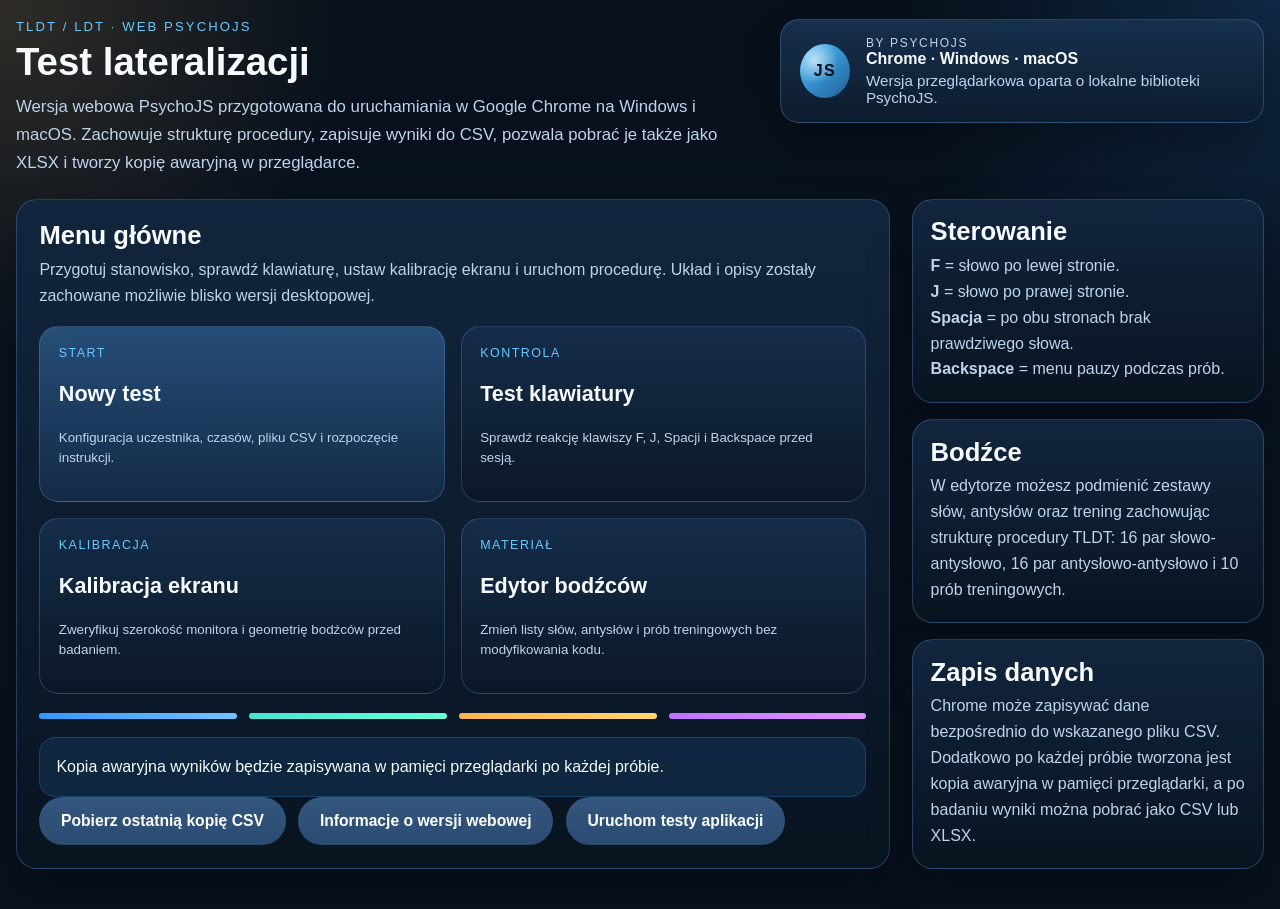
<file: docs/index.html>
﻿<!DOCTYPE html>
<html lang="pl">
<head>
  <meta charset="UTF-8">
  <meta name="viewport" content="width=device-width, initial-scale=1.0">
  <title>Test lateralizacji - WEB PsychoJS</title>
  <link rel="stylesheet" href="./styles.css">
</head>
<body>
  <div id="app-shell" class="app-shell">
    <header class="hero">
      <div class="hero-copy-block">
        <p class="eyebrow">TLDT / LDT · WEB PsychoJS</p>
        <h1>Test lateralizacji</h1>
        <p class="hero-copy">
          Wersja webowa PsychoJS przygotowana do uruchamiania w Google Chrome na Windows i macOS.
          Zachowuje strukturę procedury, zapisuje wyniki do CSV, pozwala pobrać je także jako XLSX
          i tworzy kopię awaryjną w przeglądarce.
        </p>
      </div>
      <div class="hero-badge">
        <div class="badge-mark" aria-hidden="true">JS</div>
        <div>
          <div class="badge-kicker">by PsychoJS</div>
          <strong>Chrome · Windows · macOS</strong>
          <div class="badge-copy">Wersja przeglądarkowa oparta o lokalne biblioteki PsychoJS.</div>
        </div>
      </div>
    </header>

    <main>
      <section id="screen-home" class="screen active">
        <div class="layout-grid">
          <section class="panel panel-main">
            <div class="panel-header">
              <h2>Menu główne</h2>
              <p>
                Przygotuj stanowisko, sprawdź klawiaturę, ustaw kalibrację ekranu i uruchom procedurę.
                Układ i opisy zostały zachowane możliwie blisko wersji desktopowej.
              </p>
            </div>

            <div class="menu-grid">
              <button id="nav-config" class="menu-card menu-card-primary" type="button">
                <span class="menu-card-kicker">Start</span>
                <strong>Nowy test</strong>
                <span>Konfiguracja uczestnika, czasów, pliku CSV i rozpoczęcie instrukcji.</span>
              </button>

              <button id="nav-keyboard" class="menu-card" type="button">
                <span class="menu-card-kicker">Kontrola</span>
                <strong>Test klawiatury</strong>
                <span>Sprawdź reakcję klawiszy F, J, Spacji i Backspace przed sesją.</span>
              </button>

              <button id="nav-calibration" class="menu-card" type="button">
                <span class="menu-card-kicker">Kalibracja</span>
                <strong>Kalibracja ekranu</strong>
                <span>Zweryfikuj szerokość monitora i geometrię bodźców przed badaniem.</span>
              </button>

              <button id="nav-editor" class="menu-card" type="button">
                <span class="menu-card-kicker">Materiał</span>
                <strong>Edytor bodźców</strong>
                <span>Zmień listy słów, antysłów i prób treningowych bez modyfikowania kodu.</span>
              </button>
            </div>

            <div class="home-shortcuts">
              <div class="strip strip-blue"></div>
              <div class="strip strip-cyan"></div>
              <div class="strip strip-gold"></div>
              <div class="strip strip-violet"></div>
            </div>

            <div class="notice notice-info" id="home-backup-status">
              Kopia awaryjna wyników będzie zapisywana w pamięci przeglądarki po każdej próbie.
            </div>

            <div class="button-row">
              <button id="home-download-backup" class="btn btn-secondary" type="button">Pobierz ostatnią kopię CSV</button>
              <button id="nav-info" class="btn btn-secondary" type="button">Informacje o wersji webowej</button>
              <button id="nav-self-test" class="btn btn-secondary" type="button">Uruchom testy aplikacji</button>
            </div>
          </section>

          <aside class="sidebar">
            <section class="panel info-card">
              <h3>Sterowanie</h3>
              <p><strong>F</strong> = słowo po lewej stronie.</p>
              <p><strong>J</strong> = słowo po prawej stronie.</p>
              <p><strong>Spacja</strong> = po obu stronach brak prawdziwego słowa.</p>
              <p><strong>Backspace</strong> = menu pauzy podczas prób.</p>
            </section>

            <section class="panel info-card">
              <h3>Bodźce</h3>
              <p>
                W edytorze możesz podmienić zestawy słów, antysłów oraz trening zachowując strukturę
                procedury TLDT: 16 par słowo-antysłowo, 16 par antysłowo-antysłowo i 10 prób treningowych.
              </p>
            </section>

            <section class="panel info-card">
              <h3>Zapis danych</h3>
              <p>
                Chrome może zapisywać dane bezpośrednio do wskazanego pliku CSV. Dodatkowo po każdej próbie
                tworzona jest kopia awaryjna w pamięci przeglądarki, a po badaniu wyniki można pobrać jako CSV lub XLSX.
              </p>
            </section>
          </aside>
        </div>
      </section>

      <section id="screen-config" class="screen">
        <div class="layout-grid">
          <section class="panel panel-main">
            <div class="panel-header">
              <h2>Konfiguracja badania</h2>
              <p>
                Ustal dane uczestnika, czasy ekspozycji, szerokość monitora i miejsce zapisu CSV.
                Ta wersja działa w Chrome i informuje przed startem, jakie parametry środowiska wykryła.
              </p>
            </div>

            <form id="config-form" class="config-form">
              <div class="field-row">
                <label>
                  <span>ID uczestnika</span>
                  <input id="participant-id" type="text" value="ID_01" required>
                </label>

                <label>
                  <span>Nazwa pliku CSV</span>
                  <input id="csv-name" type="text" value="ID_01_20260408.csv" required>
                </label>
              </div>

              <div class="field-row">
                <label>
                  <span>Próby treningowe</span>
                  <input id="practice-count" type="number" value="10" min="10" max="10" readonly>
                </label>

                <label>
                  <span>Próby główne</span>
                  <input id="main-count" type="number" value="256" min="256" max="256" readonly>
                </label>

                <label>
                  <span>Szerokość monitora (cm)</span>
                  <input id="monitor-width-cm" type="number" value="53.0" min="20" max="120" step="0.1">
                </label>
              </div>

              <div class="field-row">
                <label>
                  <span>Refresh rate (Hz)</span>
                  <input id="refresh-rate-hz" type="text" value="60 Hz" required>
                </label>

                <label>
                  <span>Rozdzielczość monitora (px)</span>
                  <input id="monitor-resolution" type="text" value="2880x1864" required>
                </label>
              </div>

              <div class="field-row">
                <label>
                  <span>Fiksacja (ms)</span>
                  <input id="fixation-ms" type="number" value="1000" min="100" max="5000" step="10">
                </label>

                <label>
                  <span>Ekspozycja bodźców (ms)</span>
                  <input id="stimulus-ms" type="number" value="100" min="20" max="5000" step="10">
                </label>

                <label>
                  <span>Okno odpowiedzi (ms)</span>
                  <input id="response-ms" type="number" value="2000" min="100" max="5000" step="10">
                </label>
              </div>

              <div class="save-box">
                <div>
                  <strong>Zapis wyników</strong>
                  <p id="save-status">
                    Możesz wskazać plik CSV w Chrome. Jeśli tego nie zrobisz, dane i tak będą zapisywane
                    do kopii awaryjnej w pamięci przeglądarki i będzie można je pobrać po badaniu.
                  </p>
                </div>
                <button id="choose-save-file" class="btn btn-secondary" type="button">Wybierz plik CSV</button>
              </div>

              <div class="notice notice-info" id="environment-summary"></div>
              <div class="notice notice-info" id="geometry-summary"></div>
              <div class="notice notice-error hidden" id="config-error"></div>

              <div class="button-row">
                <button id="config-back" class="btn btn-secondary" type="button">Powrót do menu</button>
                <button id="config-keyboard" class="btn btn-secondary" type="button">Test klawiatury</button>
                <button id="config-calibration" class="btn btn-secondary" type="button">Kalibracja ekranu</button>
                <button id="config-editor" class="btn btn-secondary" type="button">Edytor bodźców</button>
                <button id="start-button" class="btn btn-primary" type="submit">Rozpocznij instrukcję</button>
              </div>
            </form>
          </section>

          <aside class="sidebar">
            <section class="panel info-card">
              <h3>Ważne przed startem</h3>
              <p>
                Przeglądarka potrafi wykryć system, rozdzielczość i skalowanie, ale nie zna fizycznej szerokości
                monitora. Dlatego wartość w centymetrach trzeba sprawdzić w specyfikacji producenta i potwierdzić.
              </p>
            </section>

            <section class="panel info-card">
              <h3>Przebieg</h3>
              <p>1. Instrukcje.</p>
              <p>2. Trening z informacją zwrotną.</p>
              <p>3. Podsumowanie treningu.</p>
              <p>4. Część główna 256 prób z przerwą po 128.</p>
            </section>
          </aside>
        </div>
      </section>

      <section id="screen-calibration" class="screen">
        <div class="layout-grid">
          <section class="panel panel-main">
            <div class="panel-header">
              <h2>Kalibracja ekranu</h2>
              <p>
                Ta strona pomaga potwierdzić parametry geometryczne badania. Rozdzielczość i system są wykrywane
                automatycznie, ale szerokość monitora trzeba sprawdzić ręcznie, bo przeglądarka nie ma do niej
                bezpośredniego dostępu.
              </p>
            </div>

            <div class="config-form">
              <div class="notice notice-info" id="calibration-environment"></div>

              <label>
                <span>Szerokość monitora (cm)</span>
                <input id="calibration-monitor-width" type="number" value="53.0" min="20" max="120" step="0.1">
              </label>

              <div class="field-row">
                <label>
                  <span>Refresh rate (Hz)</span>
                  <input id="calibration-refresh-rate" type="text" value="60 Hz" required>
                </label>

                <label>
                  <span>Rozdzielczość monitora (px)</span>
                  <input id="calibration-monitor-resolution" type="text" value="2880x1864" required>
                </label>
              </div>

              <div class="notice notice-info" id="calibration-preview"></div>

              <div class="calibration-preview-box">
                <div class="calibration-cross">+</div>
                <div id="calibration-left" class="calibration-word calibration-left">agenda</div>
                <div id="calibration-right" class="calibration-word calibration-right">asenga</div>
              </div>

              <div class="button-row">
                <button id="save-calibration" class="btn btn-primary" type="button">Zapisz kalibrację</button>
                <button id="calibration-back" class="btn btn-secondary" type="button">Powrót</button>
              </div>

              <div class="debug-box">
                <label class="check-row">
                  <input id="debug-show-hud" type="checkbox">
                  <span>[DEBUG/TEST INFO] Pokaż licznik próby i etapu podczas badania</span>
                </label>

                <label class="check-row">
                  <input id="debug-show-feedback" type="checkbox">
                  <span>[DEBUG/TEST INFO] Pokaż komunikaty treningowe o poprawności odpowiedzi</span>
                </label>
              </div>
            </div>
          </section>

          <aside class="sidebar">
            <section class="panel info-card">
              <h3>Jak ustalić szerokość</h3>
              <p>
                Odczytaj szerokość aktywnej matrycy monitora w centymetrach ze specyfikacji producenta.
                Dla każdego modelu ta wartość może być inna.
              </p>
            </section>

            <section class="panel info-card">
              <h3>Domyślny profil</h3>
              <p>
                Jeśli przeglądarka nie poda wiarygodnych danych, aplikacja uzupełni pola profilem
                MacBook Air 15" z układem Apple M4: 2880x1864 px, 60 Hz i szerokość aktywnej matrycy
                około 32,66 cm.
              </p>
            </section>
          </aside>
        </div>
      </section>

      <section id="screen-keyboard" class="screen">
        <div class="layout-grid">
          <section class="panel panel-main">
            <div class="panel-header">
              <h2>Test klawiatury</h2>
              <p>
                Naciskaj klawisze F, J, Spację i Backspace. Aplikacja od razu pokaże, czy sygnał został
                przechwycony. Na tym ekranie Backspace nie otwiera menu pauzy i nie cofa strony.
              </p>
            </div>

            <div class="keyboard-grid">
              <div class="key-card" id="key-card-f">
                <span class="key-name">F</span>
                <strong>Lewa odpowiedź</strong>
                <span id="key-status-f">Oczekuje</span>
              </div>
              <div class="key-card" id="key-card-j">
                <span class="key-name">J</span>
                <strong>Prawa odpowiedź</strong>
                <span id="key-status-j">Oczekuje</span>
              </div>
              <div class="key-card" id="key-card-space">
                <span class="key-name">Spacja</span>
                <strong>Brak słowa</strong>
                <span id="key-status-space">Oczekuje</span>
              </div>
              <div class="key-card" id="key-card-backspace">
                <span class="key-name">Backspace</span>
                <strong>Menu pauzy</strong>
                <span id="key-status-backspace">Oczekuje</span>
              </div>
            </div>

            <div class="notice notice-info" id="keyboard-last-event">
              Ostatni klawisz: brak.
            </div>

            <div class="button-row">
              <button id="keyboard-back" class="btn btn-secondary" type="button">Powrót</button>
            </div>
          </section>

          <aside class="sidebar">
            <section class="panel info-card">
              <h3>Wskazówka</h3>
              <p>
                Jeśli któryś z klawiszy nie reaguje, sprawdź układ klawiatury, fokus okna Chrome i upewnij się,
                że nie działa inna aplikacja przechwytująca skróty.
              </p>
            </section>
          </aside>
        </div>
      </section>

      <section id="screen-editor" class="screen">
        <div class="layout-grid">
          <section class="panel panel-main">
            <div class="panel-header">
              <h2>Edytor bodźców</h2>
              <p>
                W każdej linii wpisz dokładnie jedną parę rozdzieloną przecinkiem. Dla treningu wpisz:
                <strong>LVF,RVF,poprawna_odpowiedź</strong>. Aplikacja pilnuje struktury procedury.
              </p>
            </div>

            <div class="editor-grid">
              <label>
                <span>16 par słowo, antysłowo</span>
                <textarea id="editor-word-nonword" rows="12"></textarea>
              </label>

              <label>
                <span>16 par antysłowo, antysłowo</span>
                <textarea id="editor-nonword-nonword" rows="12"></textarea>
              </label>

              <label class="editor-wide">
                <span>10 prób treningowych: LVF,RVF,F/J/space</span>
                <textarea id="editor-practice" rows="10"></textarea>
              </label>
            </div>

            <div class="notice notice-error hidden" id="editor-error"></div>

            <div class="button-row">
              <button id="save-editor" class="btn btn-primary" type="button">Zapisz bodźce</button>
              <button id="reset-editor" class="btn btn-secondary" type="button">Przywróć domyślne</button>
              <button id="editor-back" class="btn btn-secondary" type="button">Powrót</button>
            </div>
          </section>

          <aside class="sidebar">
            <section class="panel info-card">
              <h3>Zasady walidacji</h3>
              <p>Lista słowo-antysłowo musi zawierać dokładnie 16 par.</p>
              <p>Lista antysłowo-antysłowo musi zawierać dokładnie 16 par.</p>
              <p>Trening musi zawierać dokładnie 10 prób.</p>
            </section>
          </aside>
        </div>
      </section>

      <section id="screen-info" class="screen">
        <div class="layout-grid">
          <section class="panel panel-main">
            <div class="panel-header">
              <h2>Informacje o wersji webowej</h2>
              <p>
                Ta wersja działa jako samodzielny pakiet HTML/CSS/JS uruchamiany w Google Chrome.
                Została zoptymalizowana do pracy bez instalowania bibliotek Pythona.
              </p>
            </div>

            <div class="info-copy">
              <p><strong>System:</strong> <span id="info-platform"></span></p>
              <p><strong>Rozdzielczość:</strong> <span id="info-resolution"></span></p>
              <p><strong>Szacowane odświeżanie:</strong> <span id="info-refresh"></span></p>
              <p><strong>Skalowanie:</strong> <span id="info-scale"></span></p>
              <p>
                Wyniki można zapisywać bezpośrednio do wskazanego pliku CSV, a równolegle tworzona jest kopia
                awaryjna w pamięci przeglądarki Chrome na danym komputerze. Po zakończeniu badania można pobrać
                te same dane także jako arkusz XLSX.
              </p>
            </div>

            <div class="button-row">
              <button id="info-back" class="btn btn-secondary" type="button">Powrót</button>
            </div>
          </section>

          <aside class="sidebar">
            <section class="panel info-card">
              <h3>Ważne ograniczenie</h3>
              <p>
                Przeglądarka nie ma dostępu do fizycznej szerokości monitora. Dlatego parametr w centymetrach
                trzeba potwierdzić ręcznie przed badaniem.
              </p>
            </section>
          </aside>
        </div>
      </section>

      <section id="screen-instructions" class="screen screen-centered">
        <div class="instruction-card">
          <div id="instruction-progress" class="instruction-progress"></div>
          <h2 id="instruction-title">Instrukcja</h2>
          <div id="instruction-body" class="instruction-body"></div>
          <p class="instruction-footer">
            Naciśnij <strong>Spację</strong>, aby przejść dalej.
          </p>
        </div>
      </section>

        <section id="screen-ready" class="screen screen-centered">
          <div class="instruction-card">
            <div id="ready-progress" class="instruction-progress"></div>
            <h2 id="ready-title">Za chwilę rozpocznie się etap</h2>
            <div id="ready-body" class="instruction-body"></div>
            <p class="instruction-footer">
              Naciśnij <strong>Spację</strong>, aby rozpocząć.
            </p>
        </div>
      </section>

        <section id="screen-break" class="screen screen-centered">
          <div class="instruction-card">
            <div id="break-progress" class="instruction-progress"></div>
            <h2 id="break-title">Przerwa</h2>
            <div id="break-body" class="instruction-body"></div>
            <p class="instruction-footer">
              Naciśnij <strong>Spację</strong>, aby kontynuować.
            </p>
        </div>
      </section>

      <section id="screen-run" class="screen screen-run">
        <div id="run-stage" class="run-stage">
          <div id="trial-phase-label" class="phase-label">TRENING</div>
          <div id="trial-counter" class="trial-counter">1 / 10</div>
          <div id="fixation" class="fixation hidden">+</div>
          <div id="stimulus-left" class="stimulus stimulus-left hidden"></div>
          <div id="stimulus-right" class="stimulus stimulus-right hidden"></div>
          <div id="feedback" class="feedback hidden"></div>
        </div>

        <div id="pause-overlay" class="overlay hidden">
          <div class="overlay-card">
            <div class="overlay-accent"></div>
            <h2>Menu pauzy</h2>
            <p>
              Badanie zostało wstrzymane. Możesz wrócić do bieżącej próby, przełączyć tryb pełnoekranowy
              albo przerwać sesję.
            </p>
            <div class="button-column">
              <button id="pause-resume" class="btn btn-primary" type="button">Powrót do testu</button>
              <button id="pause-fullscreen" class="btn btn-secondary" type="button">Przełącz pełny ekran</button>
              <button id="pause-abort" class="btn btn-danger" type="button">Zakończ test i wróć do menu</button>
              <button id="pause-close-app" class="btn btn-secondary" type="button">Zamknij kartę</button>
            </div>
            <p class="overlay-footer">
              W tej wersji menu pauzy otwiera <strong>Backspace</strong>, bo klawisz Esc jest zajęty przez Chrome.
            </p>
          </div>
        </div>

        <div id="confirm-overlay" class="overlay hidden">
          <div class="overlay-card overlay-card-warning">
            <h2 id="confirm-title">Potwierdzenie</h2>
            <p id="confirm-body"></p>
            <div class="button-row">
              <button id="confirm-yes" class="btn btn-danger" type="button">Potwierdź</button>
              <button id="confirm-no" class="btn btn-secondary" type="button">Wróć</button>
            </div>
          </div>
        </div>
      </section>

      <section id="screen-summary" class="screen screen-centered">
          <div class="instruction-card">
            <div id="summary-status" class="instruction-progress">Koniec badania</div>
            <h2 id="summary-title">Dziękujemy za udział w badaniu</h2>
            <div id="summary-body" class="instruction-body"></div>
            <div class="button-row center">
              <button id="summary-download" class="btn btn-secondary" type="button">Pobierz CSV</button>
              <button id="summary-download-xlsx" class="btn btn-secondary" type="button">Pobierz XLSX</button>
              <button id="summary-download-log" class="btn btn-secondary" type="button">Pobierz log</button>
              <button id="summary-restart" class="btn btn-primary" type="button">Powrót do menu</button>
          </div>
        </div>
      </section>

      <section id="screen-error" class="screen screen-centered">
        <div class="instruction-card">
          <div class="instruction-progress error-progress">Błąd aplikacji</div>
          <h2>Wystąpił nieoczekiwany błąd</h2>
          <div id="error-body" class="instruction-body"></div>
          <div class="button-row center">
            <button id="error-download-log" class="btn btn-secondary" type="button">Pobierz log</button>
            <button id="error-download-csv" class="btn btn-secondary" type="button">Pobierz kopię CSV</button>
            <button id="error-download-xlsx" class="btn btn-secondary" type="button">Pobierz kopię XLSX</button>
            <button id="error-restart" class="btn btn-primary" type="button">Powrót do menu</button>
          </div>
        </div>
      </section>

      <section id="screen-self-test" class="screen screen-centered">
        <div class="instruction-card">
          <div class="instruction-progress">Testy aplikacji</div>
          <h2>Walidacja wersji webowej</h2>
          <p class="instruction-copy">
            Zaznacz testy, które chcesz uruchomić. Po starcie aplikacja wykona je kolejno na żywo
            i pokaże końcowy raport z wynikiem każdej pozycji.
          </p>
          <div class="self-test-grid">
            <label class="check-row">
              <input id="self-test-assets" type="checkbox" checked>
              <span>Sprawdź biblioteki PsychoJS i podstawowe zależności</span>
            </label>
            <label class="check-row">
              <input id="self-test-trials" type="checkbox" checked>
              <span>Zweryfikuj generator 256 prób i 64 kombinacji</span>
            </label>
            <label class="check-row">
              <input id="self-test-geometry" type="checkbox" checked>
              <span>Sprawdź geometrię, rozdzielczość, refresh rate i format czasu</span>
            </label>
            <label class="check-row">
              <input id="self-test-psychojs" type="checkbox" checked>
              <span>Uruchom test renderowania PsychoJS i obsługi pełnego ekranu</span>
            </label>
            <label class="check-row">
              <input id="self-test-csv" type="checkbox" checked>
              <span>Zweryfikuj kopię awaryjną i strukturę CSV</span>
            </label>
            <label class="check-row">
              <input id="self-test-e2e" type="checkbox">
              <span>Pełny test end-to-end: 10 prób treningowych + 256 prób głównych</span>
            </label>
          </div>
          <div class="button-row center">
            <button id="self-test-run" class="btn btn-primary" type="button">Start testów aplikacji</button>
            <button id="self-test-select-all" class="btn btn-secondary" type="button">Zaznacz wszystko</button>
            <button id="self-test-clear" class="btn btn-secondary" type="button">Wyczyść zaznaczenia</button>
          </div>
          <pre id="self-test-output" class="self-test-output"></pre>
          <div class="button-row center">
            <button id="self-test-back" class="btn btn-primary" type="button">Powrót do menu</button>
          </div>
        </div>
      </section>
    </main>
  </div>

  <div id="fullscreen-overlay" class="overlay hidden">
    <div class="overlay-card">
      <div class="overlay-accent"></div>
      <h2>Wymagany pełny ekran</h2>
      <p id="fullscreen-overlay-body">
        Badanie zostało wstrzymane, ponieważ przeglądarka opuściła tryb pełnoekranowy.
        Aby kontynuować, wróć do pełnego ekranu.
      </p>
      <div class="button-column">
        <button id="fullscreen-overlay-resume" class="btn btn-primary" type="button">Wróć do pełnego ekranu</button>
        <button id="fullscreen-overlay-menu" class="btn btn-secondary" type="button">Powrót do menu głównego</button>
      </div>
    </div>
  </div>

  <script src="./lib/vendors/pixi.min.js"></script>
  <script src="./lib/vendors/stats.min.js"></script>
  <script src="./lib/vendors/js-xlsx/xlsx.full.min.js"></script>
  <script src="./lib/psychojs/main.js"></script>
  <script src="./lib/psychojs/util.js"></script>
  <script src="./lib/psychojs/colors.js"></script>
  <script src="./lib/psychojs/core.js"></script>
  <script src="./lib/psychojs/logging.js"></script>
  <script src="./lib/psychojs/events.js"></script>
  <script src="./lib/psychojs/visual.js"></script>
  <script defer src="./app.js"></script>
</body>
</html>
</file>
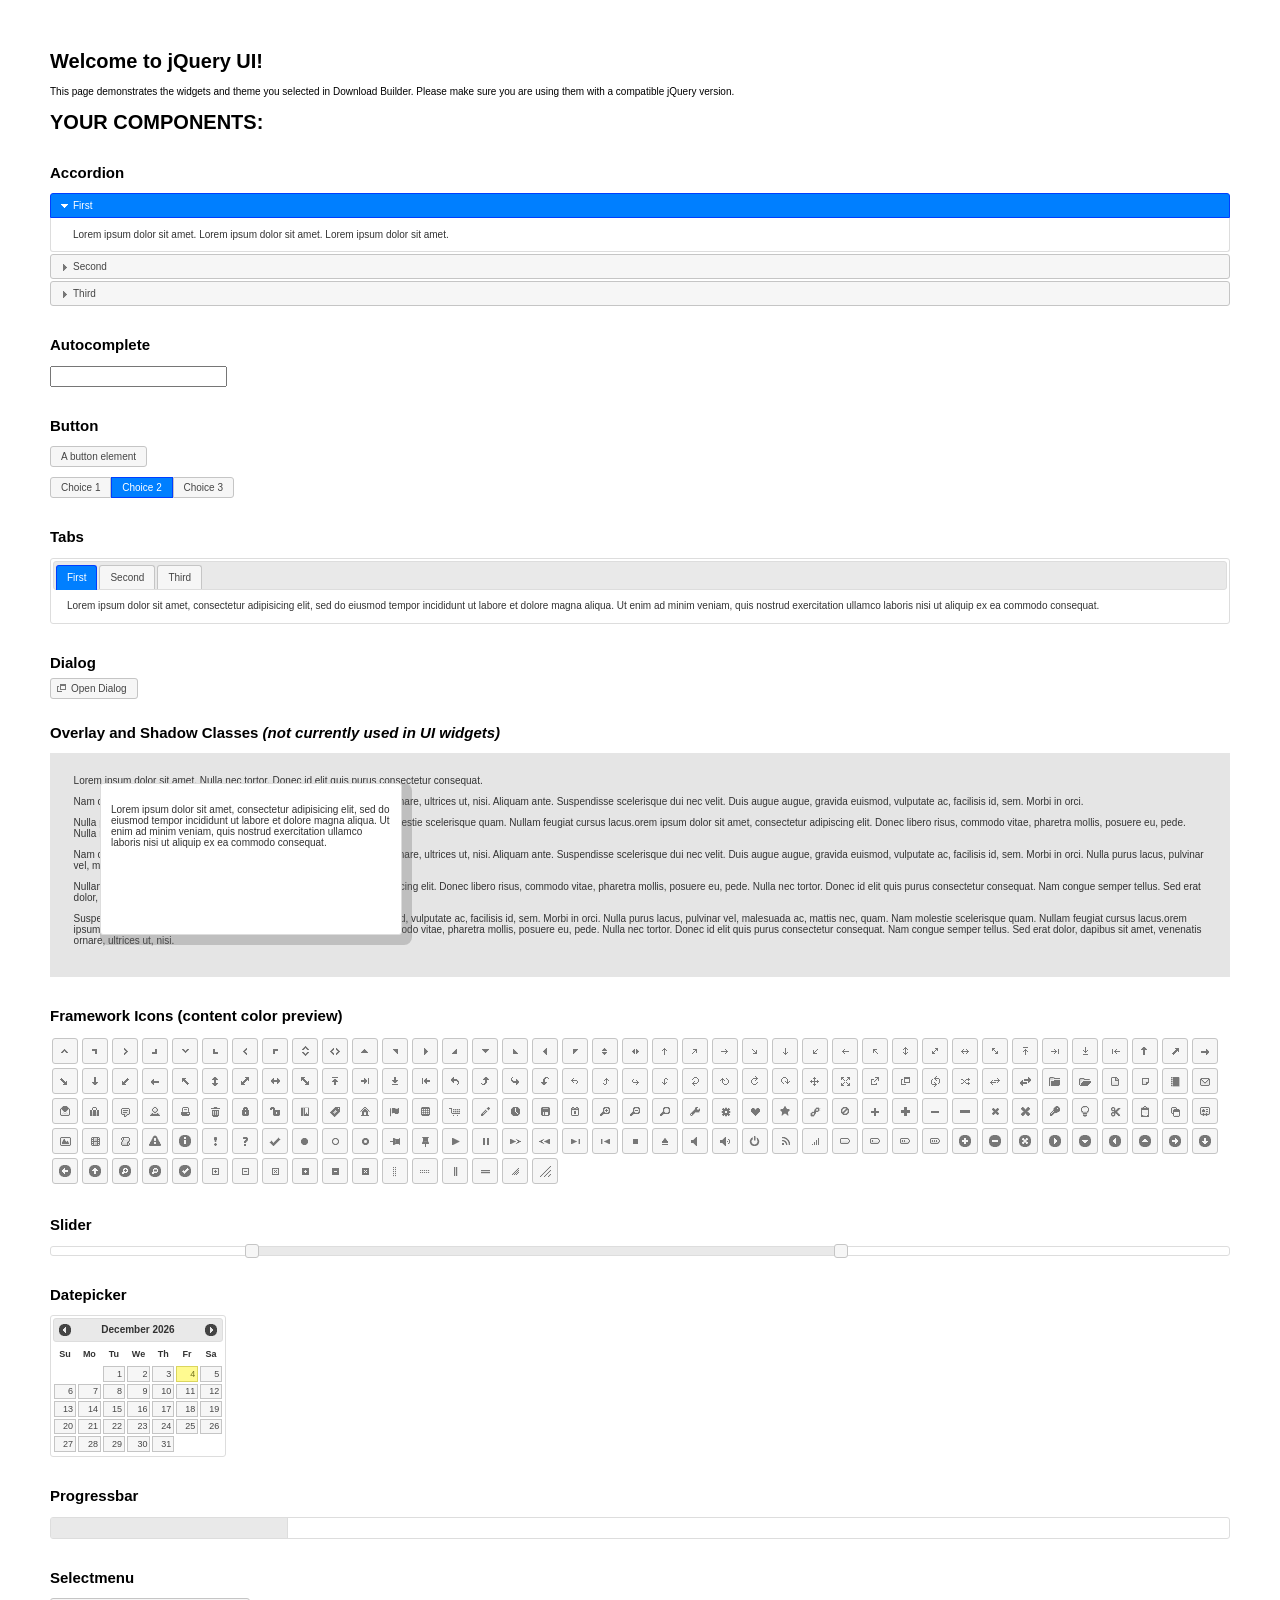
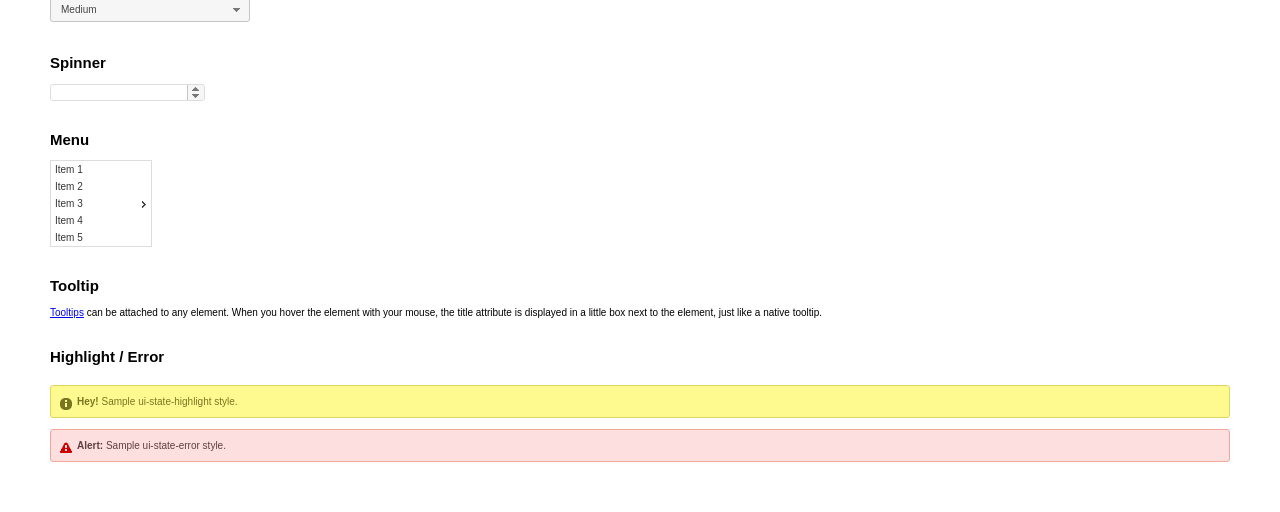
<file: docs/lib/vendors/jquery-ui-1.11.4.base/index.html>
<!doctype html>
<html lang="us">
<head>
	<meta charset="utf-8">
	<title>jQuery UI Example Page</title>
	<link href="jquery-ui.css" rel="stylesheet">
	<style>
	body{
		font: 62.5% "Trebuchet MS", sans-serif;
		margin: 50px;
	}
	.demoHeaders {
		margin-top: 2em;
	}
	#dialog-link {
		padding: .4em 1em .4em 20px;
		text-decoration: none;
		position: relative;
	}
	#dialog-link span.ui-icon {
		margin: 0 5px 0 0;
		position: absolute;
		left: .2em;
		top: 50%;
		margin-top: -8px;
	}
	#icons {
		margin: 0;
		padding: 0;
	}
	#icons li {
		margin: 2px;
		position: relative;
		padding: 4px 0;
		cursor: pointer;
		float: left;
		list-style: none;
	}
	#icons span.ui-icon {
		float: left;
		margin: 0 4px;
	}
	.fakewindowcontain .ui-widget-overlay {
		position: absolute;
	}
	select {
		width: 200px;
	}
	</style>
</head>
<body>

<h1>Welcome to jQuery UI!</h1>

<div class="ui-widget">
	<p>This page demonstrates the widgets and theme you selected in Download Builder. Please make sure you are using them with a compatible jQuery version.</p>
</div>

<h1>YOUR COMPONENTS:</h1>


<!-- Accordion -->
<h2 class="demoHeaders">Accordion</h2>
<div id="accordion">
	<h3>First</h3>
	<div>Lorem ipsum dolor sit amet. Lorem ipsum dolor sit amet. Lorem ipsum dolor sit amet.</div>
	<h3>Second</h3>
	<div>Phasellus mattis tincidunt nibh.</div>
	<h3>Third</h3>
	<div>Nam dui erat, auctor a, dignissim quis.</div>
</div>



<!-- Autocomplete -->
<h2 class="demoHeaders">Autocomplete</h2>
<div>
	<input id="autocomplete" title="type &quot;a&quot;">
</div>



<!-- Button -->
<h2 class="demoHeaders">Button</h2>
<button id="button">A button element</button>
<form style="margin-top: 1em;">
	<div id="radioset">
		<input type="radio" id="radio1" name="radio"><label for="radio1">Choice 1</label>
		<input type="radio" id="radio2" name="radio" checked="checked"><label for="radio2">Choice 2</label>
		<input type="radio" id="radio3" name="radio"><label for="radio3">Choice 3</label>
	</div>
</form>



<!-- Tabs -->
<h2 class="demoHeaders">Tabs</h2>
<div id="tabs">
	<ul>
		<li><a href="#tabs-1">First</a></li>
		<li><a href="#tabs-2">Second</a></li>
		<li><a href="#tabs-3">Third</a></li>
	</ul>
	<div id="tabs-1">Lorem ipsum dolor sit amet, consectetur adipisicing elit, sed do eiusmod tempor incididunt ut labore et dolore magna aliqua. Ut enim ad minim veniam, quis nostrud exercitation ullamco laboris nisi ut aliquip ex ea commodo consequat.</div>
	<div id="tabs-2">Phasellus mattis tincidunt nibh. Cras orci urna, blandit id, pretium vel, aliquet ornare, felis. Maecenas scelerisque sem non nisl. Fusce sed lorem in enim dictum bibendum.</div>
	<div id="tabs-3">Nam dui erat, auctor a, dignissim quis, sollicitudin eu, felis. Pellentesque nisi urna, interdum eget, sagittis et, consequat vestibulum, lacus. Mauris porttitor ullamcorper augue.</div>
</div>



<!-- Dialog NOTE: Dialog is not generated by UI in this demo so it can be visually styled in themeroller-->
<h2 class="demoHeaders">Dialog</h2>
<p><a href="#" id="dialog-link" class="ui-state-default ui-corner-all"><span class="ui-icon ui-icon-newwin"></span>Open Dialog</a></p>
<!-- ui-dialog -->
<div id="dialog" title="Dialog Title">
	<p>Lorem ipsum dolor sit amet, consectetur adipisicing elit, sed do eiusmod tempor incididunt ut labore et dolore magna aliqua. Ut enim ad minim veniam, quis nostrud exercitation ullamco laboris nisi ut aliquip ex ea commodo consequat.TOTO</p>
</div>


<h2 class="demoHeaders">Overlay and Shadow Classes <em>(not currently used in UI widgets)</em></h2>
<div style="position: relative; width: 96%; height: 200px; padding:1% 2%; overflow:hidden;" class="fakewindowcontain">
	<p>Lorem ipsum dolor sit amet,  Nulla nec tortor. Donec id elit quis purus consectetur consequat. </p><p>Nam congue semper tellus. Sed erat dolor, dapibus sit amet, venenatis ornare, ultrices ut, nisi. Aliquam ante. Suspendisse scelerisque dui nec velit. Duis augue augue, gravida euismod, vulputate ac, facilisis id, sem. Morbi in orci. </p><p>Nulla purus lacus, pulvinar vel, malesuada ac, mattis nec, quam. Nam molestie scelerisque quam. Nullam feugiat cursus lacus.orem ipsum dolor sit amet, consectetur adipiscing elit. Donec libero risus, commodo vitae, pharetra mollis, posuere eu, pede. Nulla nec tortor. Donec id elit quis purus consectetur consequat. </p><p>Nam congue semper tellus. Sed erat dolor, dapibus sit amet, venenatis ornare, ultrices ut, nisi. Aliquam ante. Suspendisse scelerisque dui nec velit. Duis augue augue, gravida euismod, vulputate ac, facilisis id, sem. Morbi in orci. Nulla purus lacus, pulvinar vel, malesuada ac, mattis nec, quam. Nam molestie scelerisque quam. </p><p>Nullam feugiat cursus lacus.orem ipsum dolor sit amet, consectetur adipiscing elit. Donec libero risus, commodo vitae, pharetra mollis, posuere eu, pede. Nulla nec tortor. Donec id elit quis purus consectetur consequat. Nam congue semper tellus. Sed erat dolor, dapibus sit amet, venenatis ornare, ultrices ut, nisi. Aliquam ante. </p><p>Suspendisse scelerisque dui nec velit. Duis augue augue, gravida euismod, vulputate ac, facilisis id, sem. Morbi in orci. Nulla purus lacus, pulvinar vel, malesuada ac, mattis nec, quam. Nam molestie scelerisque quam. Nullam feugiat cursus lacus.orem ipsum dolor sit amet, consectetur adipiscing elit. Donec libero risus, commodo vitae, pharetra mollis, posuere eu, pede. Nulla nec tortor. Donec id elit quis purus consectetur consequat. Nam congue semper tellus. Sed erat dolor, dapibus sit amet, venenatis ornare, ultrices ut, nisi. </p>

	<!-- ui-dialog -->
	<div class="ui-overlay"><div class="ui-widget-overlay"></div><div class="ui-widget-shadow ui-corner-all" style="width: 302px; height: 152px; position: absolute; left: 50px; top: 30px;"></div></div>
	<div style="position: absolute; width: 280px; height: 130px;left: 50px; top: 30px; padding: 10px;" class="ui-widget ui-widget-content ui-corner-all">
		<div class="ui-dialog-content ui-widget-content" style="background: none; border: 0;">
			<p>Lorem ipsum dolor sit amet, consectetur adipisicing elit, sed do eiusmod tempor incididunt ut labore et dolore magna aliqua. Ut enim ad minim veniam, quis nostrud exercitation ullamco laboris nisi ut aliquip ex ea commodo consequat.</p>
		</div>
	</div>

</div>





<h2 class="demoHeaders">Framework Icons (content color preview)</h2>
<ul id="icons" class="ui-widget ui-helper-clearfix">
	<li class="ui-state-default ui-corner-all" title=".ui-icon-carat-1-n"><span class="ui-icon ui-icon-carat-1-n"></span></li>
	<li class="ui-state-default ui-corner-all" title=".ui-icon-carat-1-ne"><span class="ui-icon ui-icon-carat-1-ne"></span></li>
	<li class="ui-state-default ui-corner-all" title=".ui-icon-carat-1-e"><span class="ui-icon ui-icon-carat-1-e"></span></li>
	<li class="ui-state-default ui-corner-all" title=".ui-icon-carat-1-se"><span class="ui-icon ui-icon-carat-1-se"></span></li>
	<li class="ui-state-default ui-corner-all" title=".ui-icon-carat-1-s"><span class="ui-icon ui-icon-carat-1-s"></span></li>
	<li class="ui-state-default ui-corner-all" title=".ui-icon-carat-1-sw"><span class="ui-icon ui-icon-carat-1-sw"></span></li>
	<li class="ui-state-default ui-corner-all" title=".ui-icon-carat-1-w"><span class="ui-icon ui-icon-carat-1-w"></span></li>
	<li class="ui-state-default ui-corner-all" title=".ui-icon-carat-1-nw"><span class="ui-icon ui-icon-carat-1-nw"></span></li>
	<li class="ui-state-default ui-corner-all" title=".ui-icon-carat-2-n-s"><span class="ui-icon ui-icon-carat-2-n-s"></span></li>
	<li class="ui-state-default ui-corner-all" title=".ui-icon-carat-2-e-w"><span class="ui-icon ui-icon-carat-2-e-w"></span></li>
	<li class="ui-state-default ui-corner-all" title=".ui-icon-triangle-1-n"><span class="ui-icon ui-icon-triangle-1-n"></span></li>
	<li class="ui-state-default ui-corner-all" title=".ui-icon-triangle-1-ne"><span class="ui-icon ui-icon-triangle-1-ne"></span></li>
	<li class="ui-state-default ui-corner-all" title=".ui-icon-triangle-1-e"><span class="ui-icon ui-icon-triangle-1-e"></span></li>
	<li class="ui-state-default ui-corner-all" title=".ui-icon-triangle-1-se"><span class="ui-icon ui-icon-triangle-1-se"></span></li>
	<li class="ui-state-default ui-corner-all" title=".ui-icon-triangle-1-s"><span class="ui-icon ui-icon-triangle-1-s"></span></li>
	<li class="ui-state-default ui-corner-all" title=".ui-icon-triangle-1-sw"><span class="ui-icon ui-icon-triangle-1-sw"></span></li>
	<li class="ui-state-default ui-corner-all" title=".ui-icon-triangle-1-w"><span class="ui-icon ui-icon-triangle-1-w"></span></li>
	<li class="ui-state-default ui-corner-all" title=".ui-icon-triangle-1-nw"><span class="ui-icon ui-icon-triangle-1-nw"></span></li>
	<li class="ui-state-default ui-corner-all" title=".ui-icon-triangle-2-n-s"><span class="ui-icon ui-icon-triangle-2-n-s"></span></li>
	<li class="ui-state-default ui-corner-all" title=".ui-icon-triangle-2-e-w"><span class="ui-icon ui-icon-triangle-2-e-w"></span></li>
	<li class="ui-state-default ui-corner-all" title=".ui-icon-arrow-1-n"><span class="ui-icon ui-icon-arrow-1-n"></span></li>
	<li class="ui-state-default ui-corner-all" title=".ui-icon-arrow-1-ne"><span class="ui-icon ui-icon-arrow-1-ne"></span></li>
	<li class="ui-state-default ui-corner-all" title=".ui-icon-arrow-1-e"><span class="ui-icon ui-icon-arrow-1-e"></span></li>
	<li class="ui-state-default ui-corner-all" title=".ui-icon-arrow-1-se"><span class="ui-icon ui-icon-arrow-1-se"></span></li>
	<li class="ui-state-default ui-corner-all" title=".ui-icon-arrow-1-s"><span class="ui-icon ui-icon-arrow-1-s"></span></li>
	<li class="ui-state-default ui-corner-all" title=".ui-icon-arrow-1-sw"><span class="ui-icon ui-icon-arrow-1-sw"></span></li>
	<li class="ui-state-default ui-corner-all" title=".ui-icon-arrow-1-w"><span class="ui-icon ui-icon-arrow-1-w"></span></li>
	<li class="ui-state-default ui-corner-all" title=".ui-icon-arrow-1-nw"><span class="ui-icon ui-icon-arrow-1-nw"></span></li>
	<li class="ui-state-default ui-corner-all" title=".ui-icon-arrow-2-n-s"><span class="ui-icon ui-icon-arrow-2-n-s"></span></li>
	<li class="ui-state-default ui-corner-all" title=".ui-icon-arrow-2-ne-sw"><span class="ui-icon ui-icon-arrow-2-ne-sw"></span></li>
	<li class="ui-state-default ui-corner-all" title=".ui-icon-arrow-2-e-w"><span class="ui-icon ui-icon-arrow-2-e-w"></span></li>
	<li class="ui-state-default ui-corner-all" title=".ui-icon-arrow-2-se-nw"><span class="ui-icon ui-icon-arrow-2-se-nw"></span></li>
	<li class="ui-state-default ui-corner-all" title=".ui-icon-arrowstop-1-n"><span class="ui-icon ui-icon-arrowstop-1-n"></span></li>
	<li class="ui-state-default ui-corner-all" title=".ui-icon-arrowstop-1-e"><span class="ui-icon ui-icon-arrowstop-1-e"></span></li>
	<li class="ui-state-default ui-corner-all" title=".ui-icon-arrowstop-1-s"><span class="ui-icon ui-icon-arrowstop-1-s"></span></li>
	<li class="ui-state-default ui-corner-all" title=".ui-icon-arrowstop-1-w"><span class="ui-icon ui-icon-arrowstop-1-w"></span></li>
	<li class="ui-state-default ui-corner-all" title=".ui-icon-arrowthick-1-n"><span class="ui-icon ui-icon-arrowthick-1-n"></span></li>
	<li class="ui-state-default ui-corner-all" title=".ui-icon-arrowthick-1-ne"><span class="ui-icon ui-icon-arrowthick-1-ne"></span></li>
	<li class="ui-state-default ui-corner-all" title=".ui-icon-arrowthick-1-e"><span class="ui-icon ui-icon-arrowthick-1-e"></span></li>
	<li class="ui-state-default ui-corner-all" title=".ui-icon-arrowthick-1-se"><span class="ui-icon ui-icon-arrowthick-1-se"></span></li>
	<li class="ui-state-default ui-corner-all" title=".ui-icon-arrowthick-1-s"><span class="ui-icon ui-icon-arrowthick-1-s"></span></li>
	<li class="ui-state-default ui-corner-all" title=".ui-icon-arrowthick-1-sw"><span class="ui-icon ui-icon-arrowthick-1-sw"></span></li>
	<li class="ui-state-default ui-corner-all" title=".ui-icon-arrowthick-1-w"><span class="ui-icon ui-icon-arrowthick-1-w"></span></li>
	<li class="ui-state-default ui-corner-all" title=".ui-icon-arrowthick-1-nw"><span class="ui-icon ui-icon-arrowthick-1-nw"></span></li>
	<li class="ui-state-default ui-corner-all" title=".ui-icon-arrowthick-2-n-s"><span class="ui-icon ui-icon-arrowthick-2-n-s"></span></li>
	<li class="ui-state-default ui-corner-all" title=".ui-icon-arrowthick-2-ne-sw"><span class="ui-icon ui-icon-arrowthick-2-ne-sw"></span></li>
	<li class="ui-state-default ui-corner-all" title=".ui-icon-arrowthick-2-e-w"><span class="ui-icon ui-icon-arrowthick-2-e-w"></span></li>
	<li class="ui-state-default ui-corner-all" title=".ui-icon-arrowthick-2-se-nw"><span class="ui-icon ui-icon-arrowthick-2-se-nw"></span></li>
	<li class="ui-state-default ui-corner-all" title=".ui-icon-arrowthickstop-1-n"><span class="ui-icon ui-icon-arrowthickstop-1-n"></span></li>
	<li class="ui-state-default ui-corner-all" title=".ui-icon-arrowthickstop-1-e"><span class="ui-icon ui-icon-arrowthickstop-1-e"></span></li>
	<li class="ui-state-default ui-corner-all" title=".ui-icon-arrowthickstop-1-s"><span class="ui-icon ui-icon-arrowthickstop-1-s"></span></li>
	<li class="ui-state-default ui-corner-all" title=".ui-icon-arrowthickstop-1-w"><span class="ui-icon ui-icon-arrowthickstop-1-w"></span></li>
	<li class="ui-state-default ui-corner-all" title=".ui-icon-arrowreturnthick-1-w"><span class="ui-icon ui-icon-arrowreturnthick-1-w"></span></li>
	<li class="ui-state-default ui-corner-all" title=".ui-icon-arrowreturnthick-1-n"><span class="ui-icon ui-icon-arrowreturnthick-1-n"></span></li>
	<li class="ui-state-default ui-corner-all" title=".ui-icon-arrowreturnthick-1-e"><span class="ui-icon ui-icon-arrowreturnthick-1-e"></span></li>
	<li class="ui-state-default ui-corner-all" title=".ui-icon-arrowreturnthick-1-s"><span class="ui-icon ui-icon-arrowreturnthick-1-s"></span></li>
	<li class="ui-state-default ui-corner-all" title=".ui-icon-arrowreturn-1-w"><span class="ui-icon ui-icon-arrowreturn-1-w"></span></li>
	<li class="ui-state-default ui-corner-all" title=".ui-icon-arrowreturn-1-n"><span class="ui-icon ui-icon-arrowreturn-1-n"></span></li>
	<li class="ui-state-default ui-corner-all" title=".ui-icon-arrowreturn-1-e"><span class="ui-icon ui-icon-arrowreturn-1-e"></span></li>
	<li class="ui-state-default ui-corner-all" title=".ui-icon-arrowreturn-1-s"><span class="ui-icon ui-icon-arrowreturn-1-s"></span></li>
	<li class="ui-state-default ui-corner-all" title=".ui-icon-arrowrefresh-1-w"><span class="ui-icon ui-icon-arrowrefresh-1-w"></span></li>
	<li class="ui-state-default ui-corner-all" title=".ui-icon-arrowrefresh-1-n"><span class="ui-icon ui-icon-arrowrefresh-1-n"></span></li>
	<li class="ui-state-default ui-corner-all" title=".ui-icon-arrowrefresh-1-e"><span class="ui-icon ui-icon-arrowrefresh-1-e"></span></li>
	<li class="ui-state-default ui-corner-all" title=".ui-icon-arrowrefresh-1-s"><span class="ui-icon ui-icon-arrowrefresh-1-s"></span></li>
	<li class="ui-state-default ui-corner-all" title=".ui-icon-arrow-4"><span class="ui-icon ui-icon-arrow-4"></span></li>
	<li class="ui-state-default ui-corner-all" title=".ui-icon-arrow-4-diag"><span class="ui-icon ui-icon-arrow-4-diag"></span></li>
	<li class="ui-state-default ui-corner-all" title=".ui-icon-extlink"><span class="ui-icon ui-icon-extlink"></span></li>
	<li class="ui-state-default ui-corner-all" title=".ui-icon-newwin"><span class="ui-icon ui-icon-newwin"></span></li>
	<li class="ui-state-default ui-corner-all" title=".ui-icon-refresh"><span class="ui-icon ui-icon-refresh"></span></li>
	<li class="ui-state-default ui-corner-all" title=".ui-icon-shuffle"><span class="ui-icon ui-icon-shuffle"></span></li>
	<li class="ui-state-default ui-corner-all" title=".ui-icon-transfer-e-w"><span class="ui-icon ui-icon-transfer-e-w"></span></li>
	<li class="ui-state-default ui-corner-all" title=".ui-icon-transferthick-e-w"><span class="ui-icon ui-icon-transferthick-e-w"></span></li>
	<li class="ui-state-default ui-corner-all" title=".ui-icon-folder-collapsed"><span class="ui-icon ui-icon-folder-collapsed"></span></li>
	<li class="ui-state-default ui-corner-all" title=".ui-icon-folder-open"><span class="ui-icon ui-icon-folder-open"></span></li>
	<li class="ui-state-default ui-corner-all" title=".ui-icon-document"><span class="ui-icon ui-icon-document"></span></li>
	<li class="ui-state-default ui-corner-all" title=".ui-icon-document-b"><span class="ui-icon ui-icon-document-b"></span></li>
	<li class="ui-state-default ui-corner-all" title=".ui-icon-note"><span class="ui-icon ui-icon-note"></span></li>
	<li class="ui-state-default ui-corner-all" title=".ui-icon-mail-closed"><span class="ui-icon ui-icon-mail-closed"></span></li>
	<li class="ui-state-default ui-corner-all" title=".ui-icon-mail-open"><span class="ui-icon ui-icon-mail-open"></span></li>
	<li class="ui-state-default ui-corner-all" title=".ui-icon-suitcase"><span class="ui-icon ui-icon-suitcase"></span></li>
	<li class="ui-state-default ui-corner-all" title=".ui-icon-comment"><span class="ui-icon ui-icon-comment"></span></li>
	<li class="ui-state-default ui-corner-all" title=".ui-icon-person"><span class="ui-icon ui-icon-person"></span></li>
	<li class="ui-state-default ui-corner-all" title=".ui-icon-print"><span class="ui-icon ui-icon-print"></span></li>
	<li class="ui-state-default ui-corner-all" title=".ui-icon-trash"><span class="ui-icon ui-icon-trash"></span></li>
	<li class="ui-state-default ui-corner-all" title=".ui-icon-locked"><span class="ui-icon ui-icon-locked"></span></li>
	<li class="ui-state-default ui-corner-all" title=".ui-icon-unlocked"><span class="ui-icon ui-icon-unlocked"></span></li>
	<li class="ui-state-default ui-corner-all" title=".ui-icon-bookmark"><span class="ui-icon ui-icon-bookmark"></span></li>
	<li class="ui-state-default ui-corner-all" title=".ui-icon-tag"><span class="ui-icon ui-icon-tag"></span></li>
	<li class="ui-state-default ui-corner-all" title=".ui-icon-home"><span class="ui-icon ui-icon-home"></span></li>
	<li class="ui-state-default ui-corner-all" title=".ui-icon-flag"><span class="ui-icon ui-icon-flag"></span></li>
	<li class="ui-state-default ui-corner-all" title=".ui-icon-calculator"><span class="ui-icon ui-icon-calculator"></span></li>
	<li class="ui-state-default ui-corner-all" title=".ui-icon-cart"><span class="ui-icon ui-icon-cart"></span></li>
	<li class="ui-state-default ui-corner-all" title=".ui-icon-pencil"><span class="ui-icon ui-icon-pencil"></span></li>
	<li class="ui-state-default ui-corner-all" title=".ui-icon-clock"><span class="ui-icon ui-icon-clock"></span></li>
	<li class="ui-state-default ui-corner-all" title=".ui-icon-disk"><span class="ui-icon ui-icon-disk"></span></li>
	<li class="ui-state-default ui-corner-all" title=".ui-icon-calendar"><span class="ui-icon ui-icon-calendar"></span></li>
	<li class="ui-state-default ui-corner-all" title=".ui-icon-zoomin"><span class="ui-icon ui-icon-zoomin"></span></li>
	<li class="ui-state-default ui-corner-all" title=".ui-icon-zoomout"><span class="ui-icon ui-icon-zoomout"></span></li>
	<li class="ui-state-default ui-corner-all" title=".ui-icon-search"><span class="ui-icon ui-icon-search"></span></li>
	<li class="ui-state-default ui-corner-all" title=".ui-icon-wrench"><span class="ui-icon ui-icon-wrench"></span></li>
	<li class="ui-state-default ui-corner-all" title=".ui-icon-gear"><span class="ui-icon ui-icon-gear"></span></li>
	<li class="ui-state-default ui-corner-all" title=".ui-icon-heart"><span class="ui-icon ui-icon-heart"></span></li>
	<li class="ui-state-default ui-corner-all" title=".ui-icon-star"><span class="ui-icon ui-icon-star"></span></li>
	<li class="ui-state-default ui-corner-all" title=".ui-icon-link"><span class="ui-icon ui-icon-link"></span></li>
	<li class="ui-state-default ui-corner-all" title=".ui-icon-cancel"><span class="ui-icon ui-icon-cancel"></span></li>
	<li class="ui-state-default ui-corner-all" title=".ui-icon-plus"><span class="ui-icon ui-icon-plus"></span></li>
	<li class="ui-state-default ui-corner-all" title=".ui-icon-plusthick"><span class="ui-icon ui-icon-plusthick"></span></li>
	<li class="ui-state-default ui-corner-all" title=".ui-icon-minus"><span class="ui-icon ui-icon-minus"></span></li>
	<li class="ui-state-default ui-corner-all" title=".ui-icon-minusthick"><span class="ui-icon ui-icon-minusthick"></span></li>
	<li class="ui-state-default ui-corner-all" title=".ui-icon-close"><span class="ui-icon ui-icon-close"></span></li>
	<li class="ui-state-default ui-corner-all" title=".ui-icon-closethick"><span class="ui-icon ui-icon-closethick"></span></li>
	<li class="ui-state-default ui-corner-all" title=".ui-icon-key"><span class="ui-icon ui-icon-key"></span></li>
	<li class="ui-state-default ui-corner-all" title=".ui-icon-lightbulb"><span class="ui-icon ui-icon-lightbulb"></span></li>
	<li class="ui-state-default ui-corner-all" title=".ui-icon-scissors"><span class="ui-icon ui-icon-scissors"></span></li>
	<li class="ui-state-default ui-corner-all" title=".ui-icon-clipboard"><span class="ui-icon ui-icon-clipboard"></span></li>
	<li class="ui-state-default ui-corner-all" title=".ui-icon-copy"><span class="ui-icon ui-icon-copy"></span></li>
	<li class="ui-state-default ui-corner-all" title=".ui-icon-contact"><span class="ui-icon ui-icon-contact"></span></li>
	<li class="ui-state-default ui-corner-all" title=".ui-icon-image"><span class="ui-icon ui-icon-image"></span></li>
	<li class="ui-state-default ui-corner-all" title=".ui-icon-video"><span class="ui-icon ui-icon-video"></span></li>
	<li class="ui-state-default ui-corner-all" title=".ui-icon-script"><span class="ui-icon ui-icon-script"></span></li>
	<li class="ui-state-default ui-corner-all" title=".ui-icon-alert"><span class="ui-icon ui-icon-alert"></span></li>
	<li class="ui-state-default ui-corner-all" title=".ui-icon-info"><span class="ui-icon ui-icon-info"></span></li>
	<li class="ui-state-default ui-corner-all" title=".ui-icon-notice"><span class="ui-icon ui-icon-notice"></span></li>
	<li class="ui-state-default ui-corner-all" title=".ui-icon-help"><span class="ui-icon ui-icon-help"></span></li>
	<li class="ui-state-default ui-corner-all" title=".ui-icon-check"><span class="ui-icon ui-icon-check"></span></li>
	<li class="ui-state-default ui-corner-all" title=".ui-icon-bullet"><span class="ui-icon ui-icon-bullet"></span></li>
	<li class="ui-state-default ui-corner-all" title=".ui-icon-radio-off"><span class="ui-icon ui-icon-radio-off"></span></li>
	<li class="ui-state-default ui-corner-all" title=".ui-icon-radio-on"><span class="ui-icon ui-icon-radio-on"></span></li>
	<li class="ui-state-default ui-corner-all" title=".ui-icon-pin-w"><span class="ui-icon ui-icon-pin-w"></span></li>
	<li class="ui-state-default ui-corner-all" title=".ui-icon-pin-s"><span class="ui-icon ui-icon-pin-s"></span></li>
	<li class="ui-state-default ui-corner-all" title=".ui-icon-play"><span class="ui-icon ui-icon-play"></span></li>
	<li class="ui-state-default ui-corner-all" title=".ui-icon-pause"><span class="ui-icon ui-icon-pause"></span></li>
	<li class="ui-state-default ui-corner-all" title=".ui-icon-seek-next"><span class="ui-icon ui-icon-seek-next"></span></li>
	<li class="ui-state-default ui-corner-all" title=".ui-icon-seek-prev"><span class="ui-icon ui-icon-seek-prev"></span></li>
	<li class="ui-state-default ui-corner-all" title=".ui-icon-seek-end"><span class="ui-icon ui-icon-seek-end"></span></li>
	<li class="ui-state-default ui-corner-all" title=".ui-icon-seek-first"><span class="ui-icon ui-icon-seek-first"></span></li>
	<li class="ui-state-default ui-corner-all" title=".ui-icon-stop"><span class="ui-icon ui-icon-stop"></span></li>
	<li class="ui-state-default ui-corner-all" title=".ui-icon-eject"><span class="ui-icon ui-icon-eject"></span></li>
	<li class="ui-state-default ui-corner-all" title=".ui-icon-volume-off"><span class="ui-icon ui-icon-volume-off"></span></li>
	<li class="ui-state-default ui-corner-all" title=".ui-icon-volume-on"><span class="ui-icon ui-icon-volume-on"></span></li>
	<li class="ui-state-default ui-corner-all" title=".ui-icon-power"><span class="ui-icon ui-icon-power"></span></li>
	<li class="ui-state-default ui-corner-all" title=".ui-icon-signal-diag"><span class="ui-icon ui-icon-signal-diag"></span></li>
	<li class="ui-state-default ui-corner-all" title=".ui-icon-signal"><span class="ui-icon ui-icon-signal"></span></li>
	<li class="ui-state-default ui-corner-all" title=".ui-icon-battery-0"><span class="ui-icon ui-icon-battery-0"></span></li>
	<li class="ui-state-default ui-corner-all" title=".ui-icon-battery-1"><span class="ui-icon ui-icon-battery-1"></span></li>
	<li class="ui-state-default ui-corner-all" title=".ui-icon-battery-2"><span class="ui-icon ui-icon-battery-2"></span></li>
	<li class="ui-state-default ui-corner-all" title=".ui-icon-battery-3"><span class="ui-icon ui-icon-battery-3"></span></li>
	<li class="ui-state-default ui-corner-all" title=".ui-icon-circle-plus"><span class="ui-icon ui-icon-circle-plus"></span></li>
	<li class="ui-state-default ui-corner-all" title=".ui-icon-circle-minus"><span class="ui-icon ui-icon-circle-minus"></span></li>
	<li class="ui-state-default ui-corner-all" title=".ui-icon-circle-close"><span class="ui-icon ui-icon-circle-close"></span></li>
	<li class="ui-state-default ui-corner-all" title=".ui-icon-circle-triangle-e"><span class="ui-icon ui-icon-circle-triangle-e"></span></li>
	<li class="ui-state-default ui-corner-all" title=".ui-icon-circle-triangle-s"><span class="ui-icon ui-icon-circle-triangle-s"></span></li>
	<li class="ui-state-default ui-corner-all" title=".ui-icon-circle-triangle-w"><span class="ui-icon ui-icon-circle-triangle-w"></span></li>
	<li class="ui-state-default ui-corner-all" title=".ui-icon-circle-triangle-n"><span class="ui-icon ui-icon-circle-triangle-n"></span></li>
	<li class="ui-state-default ui-corner-all" title=".ui-icon-circle-arrow-e"><span class="ui-icon ui-icon-circle-arrow-e"></span></li>
	<li class="ui-state-default ui-corner-all" title=".ui-icon-circle-arrow-s"><span class="ui-icon ui-icon-circle-arrow-s"></span></li>
	<li class="ui-state-default ui-corner-all" title=".ui-icon-circle-arrow-w"><span class="ui-icon ui-icon-circle-arrow-w"></span></li>
	<li class="ui-state-default ui-corner-all" title=".ui-icon-circle-arrow-n"><span class="ui-icon ui-icon-circle-arrow-n"></span></li>
	<li class="ui-state-default ui-corner-all" title=".ui-icon-circle-zoomin"><span class="ui-icon ui-icon-circle-zoomin"></span></li>
	<li class="ui-state-default ui-corner-all" title=".ui-icon-circle-zoomout"><span class="ui-icon ui-icon-circle-zoomout"></span></li>
	<li class="ui-state-default ui-corner-all" title=".ui-icon-circle-check"><span class="ui-icon ui-icon-circle-check"></span></li>
	<li class="ui-state-default ui-corner-all" title=".ui-icon-circlesmall-plus"><span class="ui-icon ui-icon-circlesmall-plus"></span></li>
	<li class="ui-state-default ui-corner-all" title=".ui-icon-circlesmall-minus"><span class="ui-icon ui-icon-circlesmall-minus"></span></li>
	<li class="ui-state-default ui-corner-all" title=".ui-icon-circlesmall-close"><span class="ui-icon ui-icon-circlesmall-close"></span></li>
	<li class="ui-state-default ui-corner-all" title=".ui-icon-squaresmall-plus"><span class="ui-icon ui-icon-squaresmall-plus"></span></li>
	<li class="ui-state-default ui-corner-all" title=".ui-icon-squaresmall-minus"><span class="ui-icon ui-icon-squaresmall-minus"></span></li>
	<li class="ui-state-default ui-corner-all" title=".ui-icon-squaresmall-close"><span class="ui-icon ui-icon-squaresmall-close"></span></li>
	<li class="ui-state-default ui-corner-all" title=".ui-icon-grip-dotted-vertical"><span class="ui-icon ui-icon-grip-dotted-vertical"></span></li>
	<li class="ui-state-default ui-corner-all" title=".ui-icon-grip-dotted-horizontal"><span class="ui-icon ui-icon-grip-dotted-horizontal"></span></li>
	<li class="ui-state-default ui-corner-all" title=".ui-icon-grip-solid-vertical"><span class="ui-icon ui-icon-grip-solid-vertical"></span></li>
	<li class="ui-state-default ui-corner-all" title=".ui-icon-grip-solid-horizontal"><span class="ui-icon ui-icon-grip-solid-horizontal"></span></li>
	<li class="ui-state-default ui-corner-all" title=".ui-icon-gripsmall-diagonal-se"><span class="ui-icon ui-icon-gripsmall-diagonal-se"></span></li>
	<li class="ui-state-default ui-corner-all" title=".ui-icon-grip-diagonal-se"><span class="ui-icon ui-icon-grip-diagonal-se"></span></li>
</ul>


<!-- Slider -->
<h2 class="demoHeaders">Slider</h2>
<div id="slider"></div>



<!-- Datepicker -->
<h2 class="demoHeaders">Datepicker</h2>
<div id="datepicker"></div>



<!-- Progressbar -->
<h2 class="demoHeaders">Progressbar</h2>
<div id="progressbar"></div>



<!-- Progressbar -->
<h2 class="demoHeaders">Selectmenu</h2>
<select id="selectmenu">
	<option>Slower</option>
	<option>Slow</option>
	<option selected="selected">Medium</option>
	<option>Fast</option>
	<option>Faster</option>
</select>



<!-- Spinner -->
<h2 class="demoHeaders">Spinner</h2>
<input id="spinner">



<!-- Menu -->
<h2 class="demoHeaders">Menu</h2>
<ul style="width:100px;" id="menu">
	<li>Item 1</li>
	<li>Item 2</li>
	<li>Item 3
		<ul>
			<li>Item 3-1</li>
			<li>Item 3-2</li>
			<li>Item 3-3</li>
			<li>Item 3-4</li>
			<li>Item 3-5</li>
		</ul>
	</li>
	<li>Item 4</li>
	<li>Item 5</li>
</ul>



<!-- Tooltip -->
<h2 class="demoHeaders">Tooltip</h2>
<p id="tooltip">
	<a href="#" title="That&apos;s what this widget is">Tooltips</a> can be attached to any element. When you hover
the element with your mouse, the title attribute is displayed in a little box next to the element, just like a native tooltip.
</p>


<!-- Highlight / Error -->
<h2 class="demoHeaders">Highlight / Error</h2>
<div class="ui-widget">
	<div class="ui-state-highlight ui-corner-all" style="margin-top: 20px; padding: 0 .7em;">
		<p><span class="ui-icon ui-icon-info" style="float: left; margin-right: .3em;"></span>
		<strong>Hey!</strong> Sample ui-state-highlight style.</p>
	</div>
</div>
<br>
<div class="ui-widget">
	<div class="ui-state-error ui-corner-all" style="padding: 0 .7em;">
		<p><span class="ui-icon ui-icon-alert" style="float: left; margin-right: .3em;"></span>
		<strong>Alert:</strong> Sample ui-state-error style.</p>
	</div>
</div>

<script src="external/jquery/jquery.js"></script>
<script src="jquery-ui.js"></script>
<script>

$( "#accordion" ).accordion();



var availableTags = [
	"ActionScript",
	"AppleScript",
	"Asp",
	"BASIC",
	"C",
	"C++",
	"Clojure",
	"COBOL",
	"ColdFusion",
	"Erlang",
	"Fortran",
	"Groovy",
	"Haskell",
	"Java",
	"JavaScript",
	"Lisp",
	"Perl",
	"PHP",
	"Python",
	"Ruby",
	"Scala",
	"Scheme"
];
$( "#autocomplete" ).autocomplete({
	source: availableTags
});



$( "#button" ).button();
$( "#radioset" ).buttonset();



$( "#tabs" ).tabs();



$( "#dialog" ).dialog({
	autoOpen: false,
	width: 400,
	buttons: [
		{
			text: "Ok",
			click: function() {
				$( this ).dialog( "close" );
			}
		},
		{
			text: "Cancel",
			click: function() {
				$( this ).dialog( "close" );
			}
		}
	]
});

// Link to open the dialog
$( "#dialog-link" ).click(function( event ) {
	$( "#dialog" ).dialog( "open" );
	event.preventDefault();
});



$( "#datepicker" ).datepicker({
	inline: true
});



$( "#slider" ).slider({
	range: true,
	values: [ 17, 67 ]
});



$( "#progressbar" ).progressbar({
	value: 20
});



$( "#spinner" ).spinner();



$( "#menu" ).menu();



$( "#tooltip" ).tooltip();



$( "#selectmenu" ).selectmenu();


// Hover states on the static widgets
$( "#dialog-link, #icons li" ).hover(
	function() {
		$( this ).addClass( "ui-state-hover" );
	},
	function() {
		$( this ).removeClass( "ui-state-hover" );
	}
);
</script>
</body>
</html>
</file>
<file: docs/styles.css>
:root {
  --bg: #08111d;
  --surface: #10233a;
  --surface-2: #18314f;
  --surface-3: #0d1c2f;
  --border: rgba(102, 187, 255, 0.26);
  --text: #f7fbff;
  --muted: #bfd3ec;
  --primary: #3399ff;
  --primary-dark: #217ad1;
  --secondary: #2b4b71;
  --success: #5bcc8b;
  --warning: #ffcc66;
  --danger: #da5e79;
  --left: #66c9ff;
  --right: #ffbe63;
  --shadow: rgba(0, 0, 0, 0.28);
  --white: #ffffff;
  --black: #000000;
}

* { box-sizing: border-box; }

html, body {
  margin: 0;
  min-height: 100%;
  font-family: "Segoe UI", "Helvetica Neue", Arial, sans-serif;
  color: var(--text);
  background:
    radial-gradient(circle at top right, rgba(51, 153, 255, 0.18), transparent 24rem),
    radial-gradient(circle at top left, rgba(255, 190, 99, 0.16), transparent 22rem),
    linear-gradient(180deg, #07101b 0%, #091220 45%, #08111d 100%);
}

body { min-height: 100vh; }

body.experiment-mode {
  background: #ffffff;
  color: #000000;
}

body.experiment-mode .hero {
  display: none;
}

body.experiment-mode .app-shell {
  width: 100vw;
  max-width: none;
  min-height: 100vh;
  margin: 0;
  padding: 0;
}

.app-shell {
  width: min(1480px, calc(100vw - 2rem));
  margin: 0 auto;
  padding: 1.2rem 0 2.5rem;
}

.hero {
  display: flex;
  justify-content: space-between;
  gap: 1.5rem;
  align-items: flex-start;
  margin-bottom: 1.4rem;
}

.eyebrow {
  margin: 0 0 0.5rem;
  color: var(--left);
  text-transform: uppercase;
  letter-spacing: 0.16em;
  font-size: 0.82rem;
}

.hero h1 {
  margin: 0;
  font-size: clamp(2.3rem, 3vw, 3.6rem);
  line-height: 1.02;
}

.hero-copy {
  max-width: 50rem;
  margin: 0.75rem 0 0;
  font-size: 1.05rem;
  line-height: 1.65;
  color: var(--muted);
}

.hero-badge {
  min-width: 19rem;
  display: flex;
  gap: 1rem;
  align-items: center;
  padding: 1rem 1.2rem;
  border-radius: 1.2rem;
  border: 1px solid var(--border);
  background: linear-gradient(180deg, rgba(24, 50, 79, 0.95), rgba(13, 28, 47, 0.98));
  box-shadow: 0 22px 42px var(--shadow);
}

.badge-mark {
  width: 3.4rem;
  height: 3.4rem;
  border-radius: 50%;
  display: grid;
  place-items: center;
  background:
    radial-gradient(circle at 30% 30%, rgba(255, 255, 255, 0.65), transparent 45%),
    linear-gradient(135deg, #4fc3ff, #1d5f99);
  color: #08111d;
  font-weight: 900;
  letter-spacing: 0.08em;
}

.badge-kicker {
  color: var(--muted);
  text-transform: uppercase;
  letter-spacing: 0.14em;
  font-size: 0.75rem;
}

.badge-copy {
  margin-top: 0.25rem;
  color: var(--muted);
  font-size: 0.95rem;
}

.screen { display: none; }
.screen.active { display: block; }

.layout-grid {
  display: grid;
  grid-template-columns: minmax(0, 1fr) 22rem;
  gap: 1.4rem;
}

.panel {
  background: linear-gradient(180deg, rgba(18, 38, 63, 0.98), rgba(9, 20, 33, 0.98));
  border: 1px solid var(--border);
  border-radius: 1.3rem;
  box-shadow: 0 22px 44px var(--shadow);
}

.panel-main {
  padding: 1.35rem 1.4rem 1.45rem;
}

.panel-header h2, .info-card h3 {
  margin: 0 0 0.4rem;
  font-size: clamp(1.6rem, 2vw, 2.3rem);
}

.panel-header p, .info-card p {
  margin: 0;
  color: var(--muted);
  line-height: 1.62;
}

.sidebar {
  display: grid;
  gap: 1rem;
}

.info-card {
  padding: 1.1rem;
}

.menu-grid {
  margin-top: 1.1rem;
  display: grid;
  grid-template-columns: repeat(2, minmax(0, 1fr));
  gap: 1rem;
}

.menu-card {
  appearance: none;
  border: 1px solid rgba(120, 196, 255, 0.22);
  border-radius: 1.2rem;
  padding: 1.15rem;
  text-align: left;
  color: var(--text);
  background: linear-gradient(180deg, rgba(22, 46, 75, 0.95), rgba(11, 24, 39, 0.98));
  cursor: pointer;
  transition: transform 120ms ease, border-color 120ms ease, filter 120ms ease;
  min-height: 11rem;
  display: grid;
  gap: 0.45rem;
}

.menu-card:hover {
  transform: translateY(-2px);
  filter: brightness(1.05);
  border-color: rgba(120, 196, 255, 0.34);
}

.menu-card-primary {
  background:
    linear-gradient(180deg, rgba(39, 79, 120, 0.98), rgba(20, 43, 70, 0.98)),
    linear-gradient(135deg, rgba(51, 153, 255, 0.18), transparent);
}

.menu-card-kicker {
  color: var(--left);
  font-size: 0.78rem;
  letter-spacing: 0.12em;
  text-transform: uppercase;
}

.menu-card strong {
  font-size: 1.35rem;
}

.menu-card span:last-child {
  color: var(--muted);
  line-height: 1.55;
}

.home-shortcuts {
  display: grid;
  grid-template-columns: repeat(4, 1fr);
  gap: 0.75rem;
  margin: 1.15rem 0;
}

.strip {
  height: 0.4rem;
  border-radius: 999px;
}

.strip-blue { background: linear-gradient(90deg, #3399ff, #74c2ff); }
.strip-cyan { background: linear-gradient(90deg, #4be2d4, #68ffda); }
.strip-gold { background: linear-gradient(90deg, #ffb34f, #ffd56f); }
.strip-violet { background: linear-gradient(90deg, #bc74ff, #e293ff); }

.config-form, .editor-grid, .keyboard-grid {
  margin-top: 1rem;
}

.config-form {
  display: grid;
  gap: 1rem;
}

.field-row {
  display: grid;
  grid-template-columns: repeat(auto-fit, minmax(13rem, 1fr));
  gap: 1rem;
}

label {
  display: grid;
  gap: 0.45rem;
}

label span {
  font-weight: 700;
}

input, textarea {
  width: 100%;
  min-height: 3rem;
  border-radius: 0.95rem;
  border: 1px solid rgba(110, 190, 255, 0.3);
  background: rgba(8, 18, 30, 0.9);
  color: var(--text);
  padding: 0.82rem 0.95rem;
  font: inherit;
  outline: none;
}

textarea {
  min-height: 10rem;
  resize: vertical;
  line-height: 1.55;
}

input:focus, textarea:focus {
  border-color: var(--primary);
  box-shadow: 0 0 0 3px rgba(51, 153, 255, 0.16);
}

.save-box, .notice {
  border-radius: 1rem;
  padding: 1rem;
}

.save-box {
  display: flex;
  justify-content: space-between;
  gap: 1rem;
  align-items: center;
  background: rgba(8, 22, 37, 0.92);
  border: 1px solid rgba(255, 255, 255, 0.07);
}

.save-box p { margin: 0.4rem 0 0; color: var(--muted); line-height: 1.55; }

.notice-info {
  background: rgba(51, 153, 255, 0.12);
  border: 1px solid rgba(51, 153, 255, 0.22);
  line-height: 1.6;
}

.notice-error {
  background: rgba(218, 94, 121, 0.13);
  border: 1px solid rgba(218, 94, 121, 0.28);
  color: #ffd8df;
  line-height: 1.6;
}

.hidden { display: none !important; }

.button-row, .button-column {
  display: flex;
  gap: 0.8rem;
  flex-wrap: wrap;
}

.debug-box {
  display: grid;
  gap: 0.75rem;
  padding: 1rem;
  border-radius: 1rem;
  background: rgba(8, 22, 37, 0.92);
  border: 1px solid rgba(255, 255, 255, 0.07);
}

.check-row {
  display: flex;
  align-items: center;
  gap: 0.75rem;
  color: var(--text);
  line-height: 1.5;
}

.check-row input[type="checkbox"] {
  width: 1.1rem;
  height: 1.1rem;
  min-height: 1.1rem;
  margin: 0;
}

.button-column { flex-direction: column; }
.button-row.center { justify-content: center; }

.btn {
  appearance: none;
  border: none;
  border-radius: 999px;
  min-height: 3rem;
  padding: 0.88rem 1.35rem;
  font-size: 0.98rem;
  font-weight: 800;
  color: var(--white);
  cursor: pointer;
  transition: transform 120ms ease, filter 120ms ease;
}

.btn:hover { transform: translateY(-1px); filter: brightness(1.06); }
.btn-primary { background: linear-gradient(180deg, var(--primary), var(--primary-dark)); }
.btn-secondary { background: linear-gradient(180deg, #34577f, var(--secondary)); }
.btn-danger { background: linear-gradient(180deg, #ea7992, var(--danger)); }

.keyboard-grid {
  display: grid;
  grid-template-columns: repeat(2, minmax(0, 1fr));
  gap: 1rem;
}

.key-card {
  padding: 1.1rem;
  border-radius: 1.2rem;
  border: 1px solid rgba(110, 190, 255, 0.22);
  background: linear-gradient(180deg, rgba(18, 39, 63, 0.95), rgba(9, 20, 33, 0.98));
  display: grid;
  gap: 0.35rem;
}

.key-name {
  color: var(--left);
  font-size: 0.78rem;
  text-transform: uppercase;
  letter-spacing: 0.14em;
}

.key-card-active {
  border-color: rgba(91, 204, 139, 0.55);
  box-shadow: 0 0 0 2px rgba(91, 204, 139, 0.18);
}

.editor-grid {
  display: grid;
  grid-template-columns: repeat(2, minmax(0, 1fr));
  gap: 1rem;
}

.editor-wide {
  grid-column: 1 / -1;
}

.info-copy p {
  margin: 0 0 0.75rem;
  color: var(--muted);
  line-height: 1.65;
}

.screen-centered {
  min-height: calc(100vh - 11rem);
  display: none;
  align-items: center;
  justify-content: center;
  padding: 1rem 0;
  text-align: center;
}

.screen-centered.active {
  display: flex;
}

body.experiment-mode .screen-centered {
  min-height: 100vh;
  padding: 0;
}

.instruction-card {
  width: min(58rem, calc(100vw - 2rem));
  max-height: calc(100vh - 2rem);
  overflow: auto;
  padding: 1.6rem;
  border-radius: 1.45rem;
  background: linear-gradient(180deg, rgba(19, 39, 63, 0.98), rgba(9, 20, 33, 0.98));
  border: 1px solid rgba(110, 190, 255, 0.24);
  box-shadow: 0 28px 52px rgba(0, 0, 0, 0.28);
  text-align: center;
}

.instruction-card:focus,
.instruction-card:focus-visible {
  outline: none;
}

body.experiment-mode .instruction-card {
  width: min(72rem, calc(100vw - 4rem));
  max-height: none;
  overflow: visible;
  padding: clamp(2rem, 3vw, 3rem);
  border-radius: 0;
  border: none;
  background: #ffffff;
  box-shadow: none;
  color: #000000;
}

.instruction-progress {
  display: inline-flex;
  align-items: center;
  min-height: 2rem;
  padding: 0.35rem 0.9rem;
  border-radius: 999px;
  background: rgba(102, 201, 255, 0.13);
  color: var(--left);
  font-weight: 800;
  letter-spacing: 0.06em;
  text-transform: uppercase;
  font-size: 0.82rem;
  margin: 0 auto;
}

.screen-centered .instruction-progress {
  display: none;
}

body.experiment-mode .instruction-progress {
  background: rgba(0, 0, 0, 0.08);
  color: #000000;
}

.error-progress {
  background: rgba(218, 94, 121, 0.16);
  color: #ffd2da;
}

.instruction-card h2 {
  margin: 1rem 0 0.8rem;
  font-size: clamp(2rem, 3vw, 2.9rem);
  line-height: 1.08;
}

.instruction-body {
  font-size: 1.18rem;
  line-height: 1.76;
  white-space: pre-line;
  max-width: 52rem;
  margin: 0 auto;
}

body.experiment-mode .instruction-card h2,
body.experiment-mode .instruction-body,
body.experiment-mode .instruction-footer,
body.experiment-mode .left-key,
body.experiment-mode .right-key {
  color: #000000;
}

body.experiment-mode .instruction-footer {
  font-size: 1.02rem;
}

.instruction-footer {
  margin-top: 1rem;
  color: var(--muted);
  line-height: 1.6;
  max-width: 40rem;
  margin-left: auto;
  margin-right: auto;
}

.left-key { color: var(--left); font-weight: 900; }
.right-key { color: var(--right); font-weight: 900; }

.screen-run.active { display: block; }

.run-stage {
  position: relative;
  width: 100%;
  min-height: calc(100vh - 1rem);
  background: var(--white);
  color: var(--black);
  border-radius: 1rem;
  overflow: hidden;
}

body.experiment-mode .run-stage {
  min-height: 100vh;
  border-radius: 0;
}

.psychojs-canvas {
  position: absolute !important;
  inset: 0;
  width: 100% !important;
  height: 100% !important;
  display: block;
  z-index: 0;
}

.phase-label, .trial-counter {
  position: absolute;
  top: 1rem;
  padding: 0.45rem 0.9rem;
  border-radius: 999px;
  border: 2px solid var(--black);
  background: rgba(255, 255, 255, 0.95);
  font-family: "Courier New", monospace;
  font-size: 0.96rem;
  font-weight: 700;
  z-index: 3;
}

.phase-label { left: 1rem; }
.trial-counter { right: 1rem; }

.fixation {
  position: absolute;
  inset: 0;
  display: grid;
  place-items: center;
  font-family: "Courier New", monospace;
  font-weight: 700;
  color: var(--black);
  z-index: 3;
}

.stimulus {
  position: absolute;
  top: 50%;
  font-family: "Courier New", monospace;
  font-weight: 700;
  transform: translateY(-50%);
  color: var(--black);
  text-transform: lowercase;
  z-index: 3;
}

.stimulus-left { transform: translate(-100%, -50%); }
.stimulus-right { transform: translate(0, -50%); }

.feedback {
  position: absolute;
  left: 50%;
  bottom: 2.6rem;
  transform: translateX(-50%);
  font-size: 1.35rem;
  font-weight: 800;
  text-align: center;
  z-index: 3;
}

.feedback-success { color: #11803b; }
.feedback-warning { color: #8d6500; }
.feedback-danger { color: #b31c3c; }

.overlay {
  position: fixed;
  inset: 0;
  background: rgba(6, 11, 18, 0.6);
  display: grid;
  place-items: center;
  padding: 1rem;
  z-index: 4;
}

.overlay-card {
  width: min(35rem, 100%);
  padding: 1.45rem;
  border-radius: 1.4rem;
  background: linear-gradient(180deg, rgba(16, 35, 58, 0.98), rgba(8, 18, 30, 0.98));
  border: 1px solid rgba(110, 190, 255, 0.24);
  box-shadow: 0 30px 58px var(--shadow);
}

.overlay-card-warning {
  border-color: rgba(255, 190, 99, 0.3);
}

.overlay-accent {
  width: 4rem;
  height: 0.35rem;
  border-radius: 999px;
  background: linear-gradient(90deg, #3399ff, #6adcd0);
  margin-bottom: 0.9rem;
}

.overlay-card h2 {
  margin: 0 0 0.7rem;
  font-size: 2rem;
}

.overlay-card p {
  margin: 0 0 1rem;
  color: var(--muted);
  line-height: 1.65;
}

.overlay-footer {
  margin-top: 1rem !important;
  font-size: 0.95rem;
}

.self-test-output {
  margin: 1rem 0 0;
  min-height: 12rem;
  overflow: auto;
  border-radius: 1rem;
  padding: 1rem;
  background: rgba(5, 13, 23, 0.95);
  color: #dff4ff;
  line-height: 1.55;
  white-space: pre-wrap;
}

.calibration-preview-box {
  position: relative;
  min-height: 16rem;
  border-radius: 1rem;
  border: 1px dashed rgba(110, 190, 255, 0.34);
  background: rgba(6, 15, 25, 0.85);
  overflow: hidden;
}

.calibration-cross {
  position: absolute;
  inset: 0;
  display: grid;
  place-items: center;
  font-family: "Courier New", monospace;
  font-size: 2.4rem;
  font-weight: 700;
}

.calibration-word {
  position: absolute;
  top: 50%;
  transform: translateY(-50%);
  font-family: "Courier New", monospace;
  font-weight: 700;
  color: var(--white);
}

.calibration-left { transform: translate(-100%, -50%); }
.calibration-right { transform: translate(0, -50%); }

@media (max-width: 1080px) {
  .layout-grid { grid-template-columns: 1fr; }
  .menu-grid, .keyboard-grid, .editor-grid { grid-template-columns: 1fr; }
}

@media (max-width: 760px) {
  .app-shell { width: min(100vw - 1rem, 100%); padding-top: 0.8rem; }
  .hero, .save-box { flex-direction: column; }
  .instruction-card { padding: 1.2rem; }
  .run-stage { min-height: calc(100vh - 0.5rem); }
}
</file>
